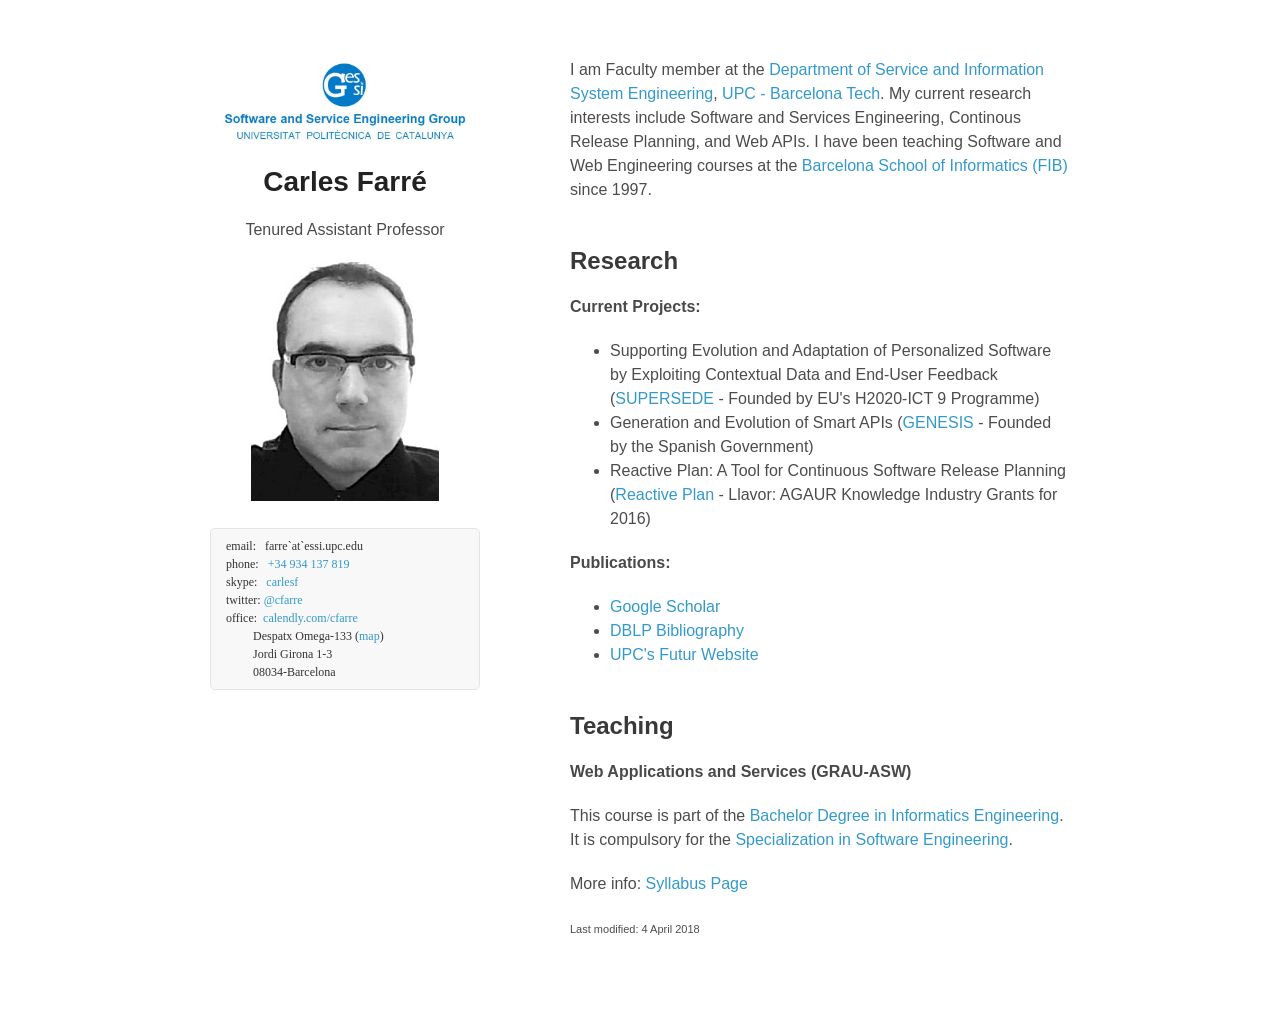
<file: index.html>
<!doctype html>
<html>
  <head>
    <meta charset="utf-8">
    <meta http-equiv="X-UA-Compatible" content="chrome=1">
    <title>Carles Farré by carlesf</title>

    <link rel="stylesheet" href="stylesheets/styles.css">
    <link rel="stylesheet" href="stylesheets/github-light.css">
    <meta name="viewport" content="width=device-width, initial-scale=1, user-scalable=no">
    <!--[if lt IE 9]>
    <script src="//html5shiv.googlecode.com/svn/trunk/html5.js"></script>
    <![endif]-->
  </head>
  <body>
    <div class="wrapper">
      <header style="text-align:center;">
        <a href="http://www.essi.upc.edu/~gessi/"><img src="images/gessi-logo.jpg" alt="GESSI Group"s tyle="width:100%;"></a>
        <h1 style="padding-top:15px;">Carles Farré</h1>
        <p>Tenured Assistant Professor</p>
        <img src="images/cf2.jpg" alt="Me"><p>
      <pre style="text-align:left;">email:   farre`at`essi.upc.edu
phone:   <a href="tel:+34934137819">+34 934 137 819 </a>
skype:   <a href="skype:carlesf?call">carlesf</a>
twitter: <a href="https://twitter.com/cfarre">@cfarre</a>
office:  <a href="https://calendly.com/cfarre">calendly.com/cfarre</a>
         Despatx Omega-133 (<a href=
				"http://maps.google.com/maps/ms?ie=UTF8&amp;hl=en&amp;msa=0&amp;msid=118446664410541882953.00000112d8265e1d7f8ae&amp;t=h&amp;z=19">map</a>)
         Jordi Girona 1-3
         08034-Barcelona
</pre>
</header>
<section>
  <p>I am Faculty member at the <a href="http://www.essi.upc.edu/">Department of Service and Information System Engineering</a>,
  <a href="http://www.upc.edu/">UPC - Barcelona Tech</a>.
  My current research interests include Software and Services Engineering, Continous Release Planning, and Web APIs.
  I have been teaching Software and Web Engineering courses at the <a href="http://www.fib.upc.edu/fib.html">Barcelona School of Informatics (FIB)</a> since 1997.</p>
<h2><br
  <a id="research" class="anchor" href="#research" aria-hidden="true"><span class="octicon octicon-link"></span></a>Research</h2>
<h4>
<a id="current-projects" class="anchor" href="#current-projects" aria-hidden="true"><span class="octicon octicon-link"></span></a>Current Projects:</h4>
<ul>
<li>Supporting Evolution and Adaptation of Personalized Software by Exploiting Contextual Data and End-User Feedback (<a href="https://www.supersede.eu/">SUPERSEDE</a> - Founded by EU's H2020-ICT 9 Programme)</li>
<li>Generation and Evolution of Smart APIs (<a href="https://genesis.upc.edu/en">GENESIS</a> - Founded by the Spanish Government)</li>
<li>Reactive Plan: A Tool for Continuous Software Release Planning (<a href="https://gessi.upc.edu/en/projects/project-pages/reactive-plan">Reactive Plan</a> - Llavor: AGAUR Knowledge Industry Grants for 2016)</li>
</ul>
<h4>
<a id="publications" class="anchor" href="#publications" aria-hidden="true"><span class="octicon octicon-link"></span></a>Publications:</h4>
<ul>
<li><a href="http://scholar.google.com/citations?user=_XJMeP0AAAAJ&amp;hl=en">Google Scholar</a></li>
<li><a href="http://www.informatik.uni-trier.de/%7Eley/db/indices/a-tree/f/Farr=eacute=:Carles.html">DBLP Bibliography</a></li>
<li><a href="http://futur.upc.edu/1002901">UPC's Futur Website</a></li>
</ul>

<h2><br>
<a id="teaching" class="anchor" href="#teaching" aria-hidden="true"><span class="octicon octicon-link"></span></a>Teaching</h2>

<h4>
<a id="web-applications-and-services-grau-asw" class="anchor" href="#web-applications-and-services-grau-asw" aria-hidden="true"><span class="octicon octicon-link"></span></a>Web Applications and Services (GRAU-ASW)</h4>

<p>This course is part of the <a href="http://www.fib.upc.edu/en/estudiar-enginyeria-informatica/enginyeries-pla-2003/EI.html">Bachelor Degree in Informatics Engineering</a>. It is compulsory for the <a href="http://www.fib.upc.edu/en/estudiar-enginyeria-informatica/especialitats-grau/enginyeria-del-software.html">Specialization in Software Engineering</a>.</p>

<p>More info: <a href="http://www.fib.upc.edu/en/estudiar-enginyeria-informatica/assignatures/ASW.html">Syllabus Page</a></p>

<p/>
<p><small>Last modified: 4 April 2018</small></p>
</section>
</div>
<script>
  (function(i,s,o,g,r,a,m){i['GoogleAnalyticsObject']=r;i[r]=i[r]||function(){
  (i[r].q=i[r].q||[]).push(arguments)},i[r].l=1*new Date();a=s.createElement(o),
  m=s.getElementsByTagName(o)[0];a.async=1;a.src=g;m.parentNode.insertBefore(a,m)
  })(window,document,'script','https://www.google-analytics.com/analytics.js','ga');

  ga('create', 'UA-244586-2', 'auto');
  ga('send', 'pageview');
</script>
</body>
</html>
</file>
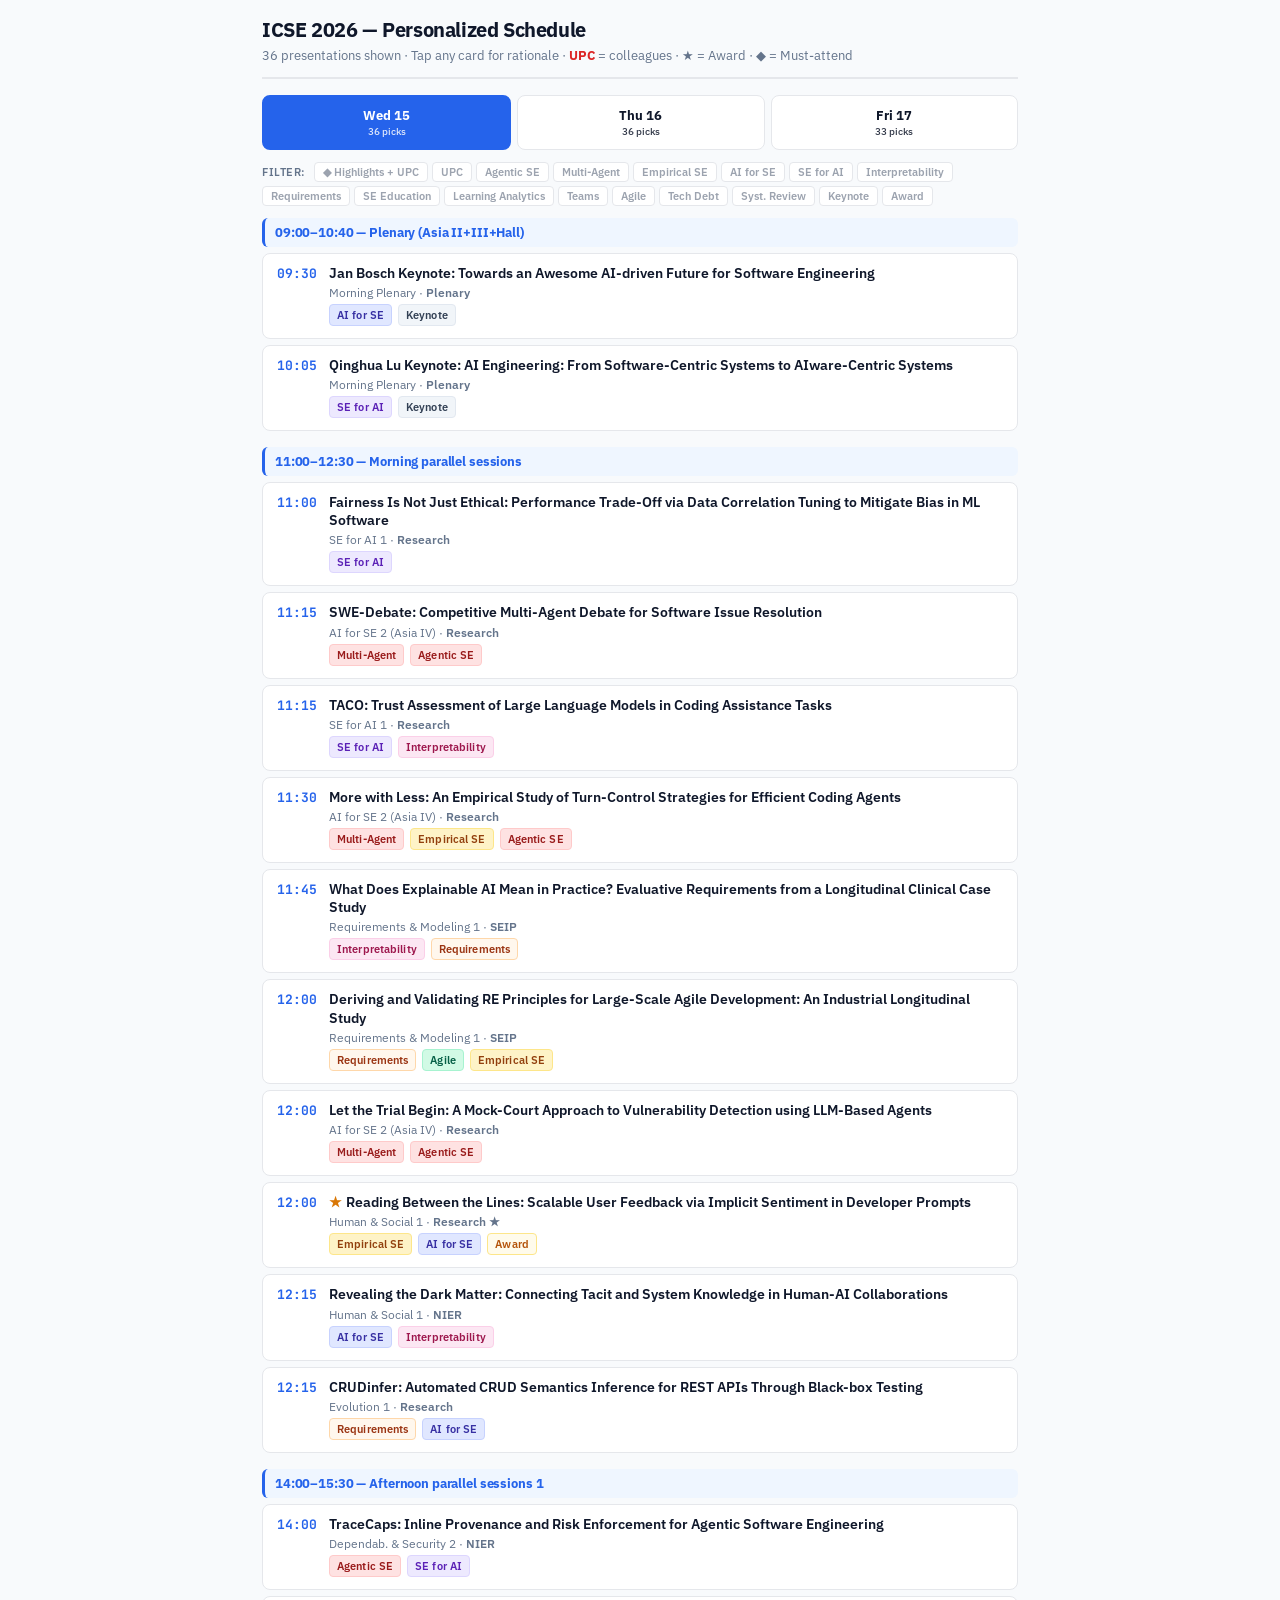
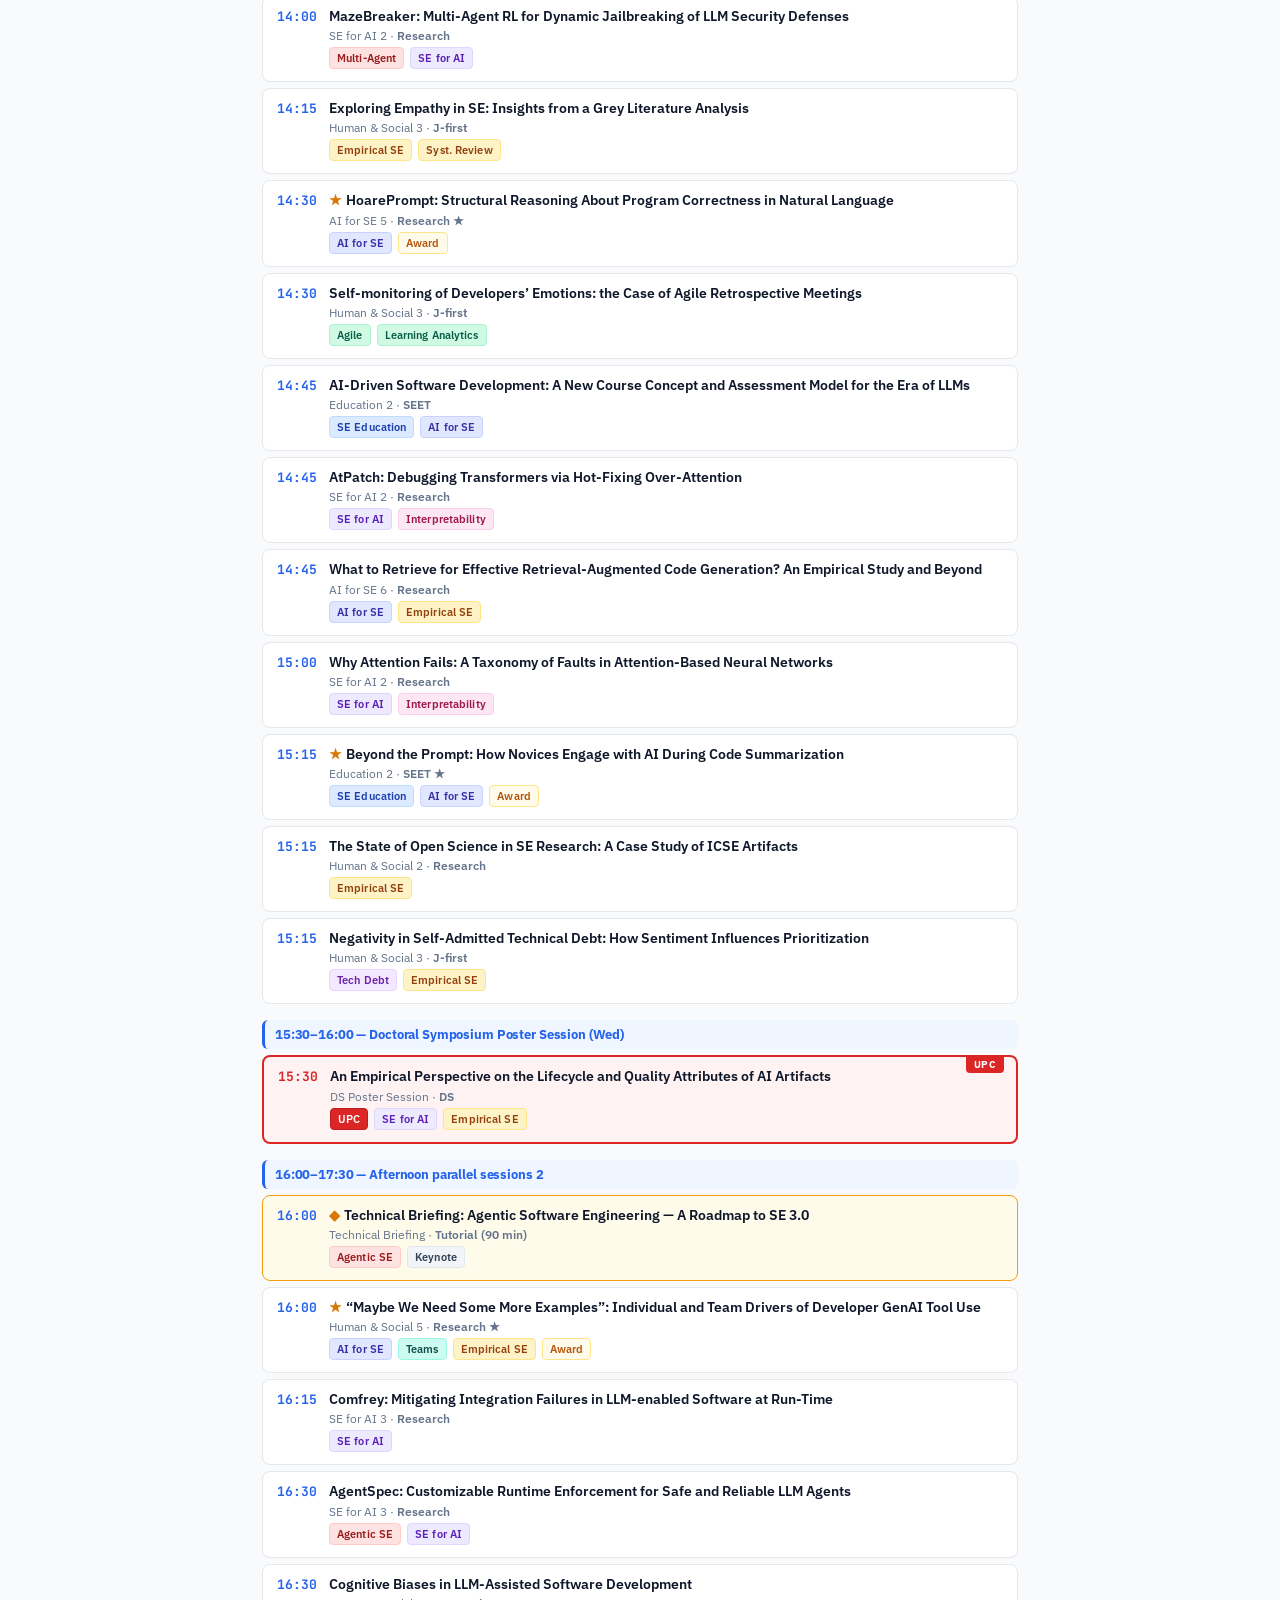
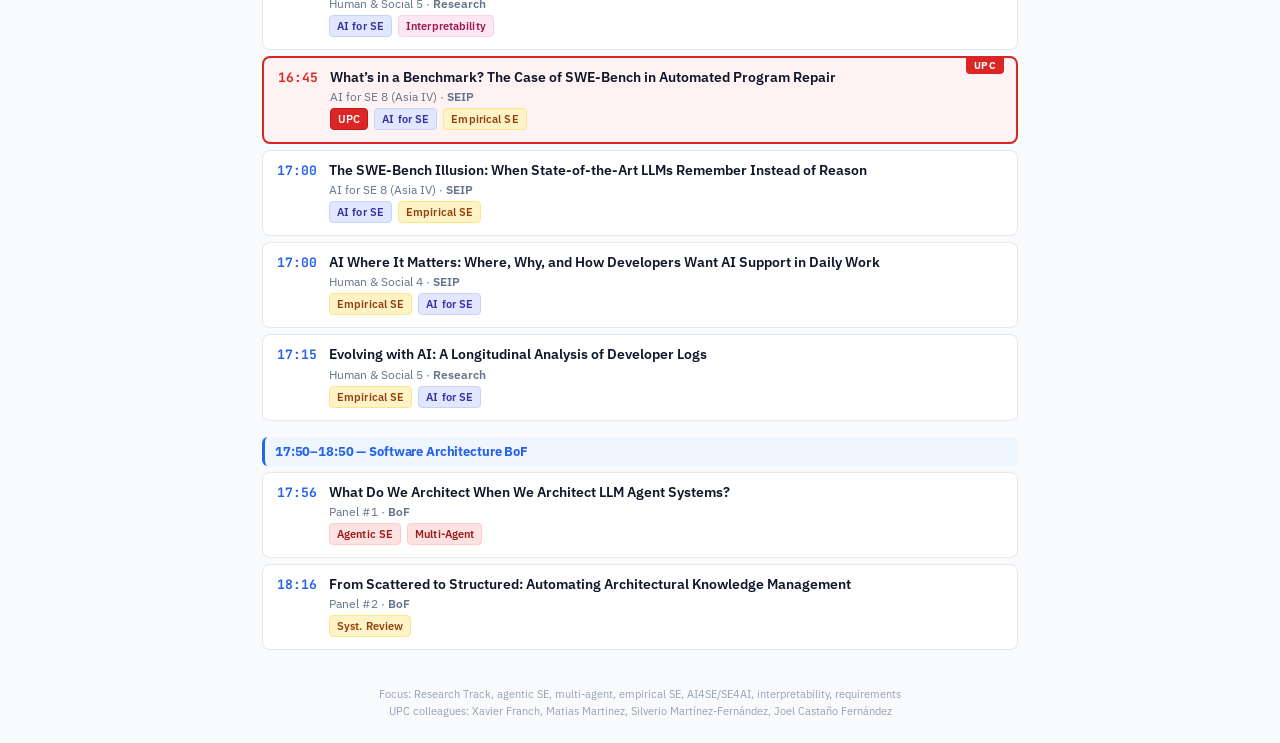
<file: icse.html>
<!DOCTYPE html>
<html lang="en">
<head>
<meta charset="UTF-8">
<meta name="viewport" content="width=device-width, initial-scale=1.0">
<title>ICSE 2026 — Personalized Schedule</title>
<link href="https://fonts.googleapis.com/css2?family=IBM+Plex+Sans:wght@400;500;600;700&family=JetBrains+Mono:wght@500;700&display=swap" rel="stylesheet">
<style>
:root {
  --bg: #F8FAFC; --card-bg: #FFFFFF; --border: #E5E7EB; --accent: #2563EB;
  --text-primary: #0F172A; --text-secondary: #64748B; --slot-bg: #EFF6FF; --rationale-bg: #F9FAFB;
}
@media (prefers-color-scheme: dark) {
  :root {
    --bg: #0F172A; --card-bg: #1E293B; --border: #334155; --accent: #60A5FA;
    --text-primary: #F1F5F9; --text-secondary: #94A3B8; --slot-bg: #1E293B; --rationale-bg: #1E293B;
  }
}
* { margin: 0; padding: 0; box-sizing: border-box; }
body { font-family: 'IBM Plex Sans', -apple-system, BlinkMacSystemFont, sans-serif; background: var(--bg); color: var(--text-primary); }
.container { max-width: 780px; margin: 0 auto; padding: 16px 12px; min-height: 100vh; }
.header { margin-bottom: 16px; padding-bottom: 12px; border-bottom: 2px solid var(--border); }
.header h1 { font-size: 20px; font-weight: 700; letter-spacing: -0.02em; }
.header p { font-size: 12.5px; color: var(--text-secondary); margin-top: 4px; line-height: 1.4; }
.day-tabs { display: flex; gap: 6px; margin-bottom: 12px; }
.day-tab { flex: 1; padding: 10px 8px; border-radius: 8px; font-weight: 700; font-size: 13px; cursor: pointer;
  border: 1.5px solid var(--border); background: var(--card-bg); color: var(--text-primary);
  font-family: inherit; transition: all 0.15s; text-align: center; }
.day-tab.active { border: 2px solid var(--accent); background: var(--accent); color: white; }
.day-tab .sub { font-size: 10px; font-weight: 500; opacity: 0.85; margin-top: 1px; }
.filters { display: flex; flex-wrap: wrap; gap: 4px; align-items: center; margin-bottom: 12px; }
.filter-label { font-size: 11px; font-weight: 600; color: var(--text-secondary); margin-right: 4px; text-transform: uppercase; letter-spacing: 0.05em; }
.filter-btn { padding: 2px 8px; border-radius: 4px; font-size: 11px; font-weight: 600; cursor: pointer;
  border: 1px solid #E5E7EB; background: white; color: #9CA3AF; font-family: inherit; transition: all 0.12s; }
.filter-btn.active-highlight { border: 1.5px solid #D97706; background: #FFFBEB; color: #B45309; }
.filter-btn.active-clear { border: 1px solid #FCA5A5; background: #FEF2F2; color: #DC2626; }
.slot-header { font-size: 13px; font-weight: 700; color: var(--accent); padding: 6px 10px; background: var(--slot-bg);
  border-radius: 6px; margin-bottom: 6px; letter-spacing: -0.01em; border-left: 3px solid var(--accent); }
.slot-group { margin-bottom: 16px; }
.pick-card { padding: 10px 14px; margin-bottom: 6px; border-radius: 8px; background: var(--card-bg);
  border: 1px solid var(--border); cursor: pointer; transition: all 0.15s; position: relative; }
.pick-card:hover { box-shadow: 0 1px 4px rgba(0,0,0,0.06); }
.pick-card.upc { background: #FEF2F2; border: 2px solid #DC2626; }
.pick-card.highlight { background: #FFFBEB; border: 1.5px solid #F59E0B; }
.pick-card.upc.highlight { background: #FEF2F2; border: 2px solid #DC2626; }
.upc-badge { position: absolute; top: 0; right: 12px; background: #DC2626; color: white; font-size: 10px;
  font-weight: 800; padding: 1px 8px 2px; border-radius: 0 0 4px 4px; letter-spacing: 0.05em; }
.pick-row { display: flex; gap: 10px; align-items: flex-start; }
.pick-time { font-family: 'JetBrains Mono', 'SF Mono', 'Fira Code', monospace; font-size: 13px; font-weight: 700;
  color: var(--accent); min-width: 42px; padding-top: 1px; }
.pick-card.upc .pick-time { color: #DC2626; }
.pick-body { flex: 1; min-width: 0; }
.pick-title { font-size: 13.5px; font-weight: 600; color: var(--text-primary); line-height: 1.35; margin-bottom: 3px; }
.pick-meta { font-size: 11.5px; color: var(--text-secondary); margin-bottom: 4px; }
.pick-meta strong { font-weight: 600; }
.tags { display: flex; flex-wrap: wrap; gap: 2px; }
.tag { display: inline-block; padding: 1px 7px; border-radius: 4px; font-size: 11px; font-weight: 600;
  margin-right: 4px; margin-bottom: 2px; line-height: 18px; letter-spacing: 0.01em; }
.rationale { margin-top: 8px; padding: 8px 10px; background: var(--rationale-bg); border-radius: 6px;
  font-size: 12.5px; color: var(--text-secondary); line-height: 1.5; border-left: 3px solid var(--accent); display: none; }
.pick-card.upc .rationale { background: #FFF5F5; border-left-color: #DC2626; }
.rationale.open { display: block; }
.award-star { color: #D97706; margin-right: 4px; }
.must-diamond { color: #D97706; margin-right: 4px; }
.empty-msg { text-align: center; padding: 40px; color: var(--text-secondary); font-size: 14px; }
.footer { text-align: center; padding: 20px 0 8px; font-size: 11px; color: #94A3B8; line-height: 1.5; }
</style>
</head>
<body>
<div class="container" id="app"></div>
<script>
const SCHEDULE={"Wednesday":[{"slot":"09:00\u201310:40 \u2014 Plenary (Asia II+III+Hall)","picks":[{"time":"09:30","title":"Jan Bosch Keynote: Towards an Awesome AI-driven Future for Software Engineering","session":"Morning Plenary","track":"Plenary","why":"AI-driven SE future vision from a leading SE researcher","tags":["AI4SE","keynote"]},{"time":"10:05","title":"Qinghua Lu Keynote: AI Engineering: From Software-Centric Systems to AIware-Centric Systems","session":"Morning Plenary","track":"Plenary","why":"Core SE4AI topic: engineering AI-centric systems","tags":["SE4AI","keynote"]}]},{"slot":"11:00\u201312:30 \u2014 Morning parallel sessions","picks":[{"time":"11:00","title":"Fairness Is Not Just Ethical: Performance Trade-Off via Data Correlation Tuning to Mitigate Bias in ML Software","session":"SE for AI 1","track":"Research","why":"Fairness-performance trade-offs in ML \u2014 core SE4AI topic","tags":["SE4AI"]},{"time":"11:15","title":"SWE-Debate: Competitive Multi-Agent Debate for Software Issue Resolution","session":"AI for SE 2 (Asia IV)","track":"Research","why":"Multi-agent AI system for SE task resolution","tags":["multi-agent","agentic-SE"]},{"time":"11:15","title":"TACO: Trust Assessment of Large Language Models in Coding Assistance Tasks","session":"SE for AI 1","track":"Research","why":"LLM trust assessment \u2014 interpretability/trustworthiness","tags":["SE4AI","interpretability"]},{"time":"11:30","title":"More with Less: An Empirical Study of Turn-Control Strategies for Efficient Coding Agents","session":"AI for SE 2 (Asia IV)","track":"Research","why":"Empirical study of agent strategies \u2014 connects to HIVEMIND","tags":["multi-agent","empirical","agentic-SE"]},{"time":"11:45","title":"What Does Explainable AI Mean in Practice? Evaluative Requirements from a Longitudinal Clinical Case Study","session":"Requirements & Modeling 1","track":"SEIP","why":"XAI requirements from practice \u2014 interpretability + requirements","tags":["interpretability","requirements"]},{"time":"12:00","title":"Deriving and Validating RE Principles for Large-Scale Agile Development: An Industrial Longitudinal Study","session":"Requirements & Modeling 1","track":"SEIP","why":"RE principles for large-scale agile \u2014 empirical industrial study","tags":["requirements","agile","empirical"]},{"time":"12:00","title":"Let the Trial Begin: A Mock-Court Approach to Vulnerability Detection using LLM-Based Agents","session":"AI for SE 2 (Asia IV)","track":"Research","why":"Multi-agent LLM approach (mock-court) \u2014 creative agent architecture","tags":["multi-agent","agentic-SE"]},{"time":"12:00","title":"Reading Between the Lines: Scalable User Feedback via Implicit Sentiment in Developer Prompts","session":"Human & Social 1","track":"Research \u2605","why":"Award winner \u2014 implicit feedback analysis at scale","tags":["empirical","AI4SE","award"]},{"time":"12:15","title":"Revealing the Dark Matter: Connecting Tacit and System Knowledge in Human-AI Collaborations","session":"Human & Social 1","track":"NIER","why":"Human-AI collaboration knowledge \u2014 AI interpretability angle","tags":["AI4SE","interpretability"]},{"time":"12:15","title":"CRUDinfer: Automated CRUD Semantics Inference for REST APIs Through Black-box Testing","session":"Evolution 1","track":"Research","why":"REST API semantics inference \u2014 connects to API/web services research","tags":["requirements","AI4SE"]}]},{"slot":"14:00\u201315:30 \u2014 Afternoon parallel sessions 1","picks":[{"time":"14:00","title":"TraceCaps: Inline Provenance and Risk Enforcement for Agentic Software Engineering","session":"Dependab. & Security 2","track":"NIER","why":"Agentic SE provenance and risk enforcement \u2014 agent safety","tags":["agentic-SE","SE4AI"]},{"time":"14:00","title":"MazeBreaker: Multi-Agent RL for Dynamic Jailbreaking of LLM Security Defenses","session":"SE for AI 2","track":"Research","why":"Multi-agent RL approach for LLM security testing","tags":["multi-agent","SE4AI"]},{"time":"14:15","title":"Exploring Empathy in SE: Insights from a Grey Literature Analysis","session":"Human & Social 3","track":"J-first","why":"Grey/multivocal literature review methodology \u2014 relevant to SMS-MLR paper","tags":["empirical","SLR"]},{"time":"14:30","title":"HoarePrompt: Structural Reasoning About Program Correctness in Natural Language","session":"AI for SE 5","track":"Research \u2605","why":"Award winner \u2014 program correctness reasoning in natural language","tags":["AI4SE","award"]},{"time":"14:30","title":"Self-monitoring of Developers\u2019 Emotions: the Case of Agile Retrospective Meetings","session":"Human & Social 3","track":"J-first","why":"Agile retrospectives, developer self-monitoring \u2014 connects to LD","tags":["agile","learning-analytics"]},{"time":"14:45","title":"AI-Driven Software Development: A New Course Concept and Assessment Model for the Era of LLMs","session":"Education 2","track":"SEET","why":"AI-era SE course design and assessment \u2014 relevant to ASW","tags":["education","AI4SE"]},{"time":"14:45","title":"AtPatch: Debugging Transformers via Hot-Fixing Over-Attention","session":"SE for AI 2","track":"Research","why":"Debugging/interpretability of transformer attention mechanisms","tags":["SE4AI","interpretability"]},{"time":"14:45","title":"What to Retrieve for Effective Retrieval-Augmented Code Generation? An Empirical Study and Beyond","session":"AI for SE 6","track":"Research","why":"RAG for code generation \u2014 empirical study","tags":["AI4SE","empirical"]},{"time":"15:00","title":"Why Attention Fails: A Taxonomy of Faults in Attention-Based Neural Networks","session":"SE for AI 2","track":"Research","why":"Taxonomy of attention mechanism failures \u2014 SE4AI quality","tags":["SE4AI","interpretability"]},{"time":"15:15","title":"Beyond the Prompt: How Novices Engage with AI During Code Summarization","session":"Education 2","track":"SEET \u2605","why":"Award winner \u2014 AI engagement by novice programmers","tags":["education","AI4SE","award"]},{"time":"15:15","title":"The State of Open Science in SE Research: A Case Study of ICSE Artifacts","session":"Human & Social 2","track":"Research","why":"Meta-research on SE open science practices at ICSE","tags":["empirical"]},{"time":"15:15","title":"Negativity in Self-Admitted Technical Debt: How Sentiment Influences Prioritization","session":"Human & Social 3","track":"J-first","why":"Technical debt prioritization via sentiment","tags":["tech-debt","empirical"]}]},{"slot":"15:30\u201316:00 \u2014 Doctoral Symposium Poster Session (Wed)","picks":[{"time":"15:30","title":"An Empirical Perspective on the Lifecycle and Quality Attributes of AI Artifacts","session":"DS Poster Session","track":"DS","why":"Joel Casta\u00f1o Fern\u00e1ndez (UPC) \u2014 AI artifact lifecycle research","tags":["UPC","SE4AI","empirical"],"upc":true}]},{"slot":"16:00\u201317:30 \u2014 Afternoon parallel sessions 2","picks":[{"time":"16:00","title":"Technical Briefing: Agentic Software Engineering \u2014 A Roadmap to SE 3.0","session":"Technical Briefing","track":"Tutorial (90 min)","why":"Full briefing on the agentic SE landscape and roadmap","tags":["agentic-SE","keynote"],"highlight":true},{"time":"16:00","title":"\u201cMaybe We Need Some More Examples\u201d: Individual and Team Drivers of Developer GenAI Tool Use","session":"Human & Social 5","track":"Research \u2605","why":"Award winner \u2014 GenAI adoption drivers in teams","tags":["AI4SE","teams","empirical","award"]},{"time":"16:15","title":"Comfrey: Mitigating Integration Failures in LLM-enabled Software at Run-Time","session":"SE for AI 3","track":"Research","why":"Runtime failure mitigation for LLM-integrated systems","tags":["SE4AI"]},{"time":"16:30","title":"AgentSpec: Customizable Runtime Enforcement for Safe and Reliable LLM Agents","session":"SE for AI 3","track":"Research","why":"Agent safety specification and runtime enforcement","tags":["agentic-SE","SE4AI"]},{"time":"16:30","title":"Cognitive Biases in LLM-Assisted Software Development","session":"Human & Social 5","track":"Research","why":"Cognitive biases when working with LLMs","tags":["AI4SE","interpretability"]},{"time":"16:45","title":"What\u2019s in a Benchmark? The Case of SWE-Bench in Automated Program Repair","session":"AI for SE 8 (Asia IV)","track":"SEIP","why":"Matias Martinez & Xavier Franch (UPC) \u2014 SWE-Bench critique for APR","tags":["UPC","AI4SE","empirical"],"upc":true,"highlight":true},{"time":"17:00","title":"The SWE-Bench Illusion: When State-of-the-Art LLMs Remember Instead of Reason","session":"AI for SE 8 (Asia IV)","track":"SEIP","why":"Critical analysis of LLM benchmarking \u2014 follows UPC paper","tags":["AI4SE","empirical"]},{"time":"17:00","title":"AI Where It Matters: Where, Why, and How Developers Want AI Support in Daily Work","session":"Human & Social 4","track":"SEIP","why":"Empirical study of developer AI needs","tags":["empirical","AI4SE"]},{"time":"17:15","title":"Evolving with AI: A Longitudinal Analysis of Developer Logs","session":"Human & Social 5","track":"Research","why":"Longitudinal analysis of AI\u2019s impact on developers","tags":["empirical","AI4SE"]}]},{"slot":"17:50\u201318:50 \u2014 Software Architecture BoF","picks":[{"time":"17:56","title":"What Do We Architect When We Architect LLM Agent Systems?","session":"Panel #1","track":"BoF","why":"Architecture of LLM agent systems \u2014 multi-agent design","tags":["agentic-SE","multi-agent"]},{"time":"18:16","title":"From Scattered to Structured: Automating Architectural Knowledge Management","session":"Panel #2","track":"BoF","why":"Automated knowledge management","tags":["SLR"]}]}],"Thursday":[{"slot":"08:45\u201310:40 \u2014 Plenary","picks":[{"time":"09:30","title":"Laurie Williams Keynote: What We\u2019ve Learned By Actually Talking to Practitioners about Software Supply Chain Security","session":"Morning Plenary","track":"Plenary","why":"Empirical research with practitioners \u2014 methodological exemplar","tags":["empirical","keynote"]},{"time":"10:05","title":"Silvio Meira Keynote: Adaptive Interventionist Method (AIM) \u2014 Rethinking Research Methodologies for SE","session":"Morning Plenary","track":"Plenary","why":"Directly about SE research methodology","tags":["empirical","keynote"]}]},{"slot":"11:00\u201312:30 \u2014 Morning parallel sessions","picks":[{"time":"11:00","title":"How do Machine Learning Models Change?","session":"Evolution 2 (Oceania VIII)","track":"J-first","why":"Joel Casta\u00f1o Fern\u00e1ndez & Silverio Mart\u00ednez-Fern\u00e1ndez (UPC) \u2014 ML model evolution","tags":["UPC","SE4AI","empirical"],"upc":true,"highlight":true},{"time":"11:00","title":"LLM-based Agents for Automated Bug Fixing: How Far Are We?","session":"AI for SE 11 (Asia IV)","track":"Research","why":"Empirical evaluation of LLM agent capabilities for APR","tags":["agentic-SE","AI4SE","empirical"]},{"time":"11:15","title":"Depradar: Agentic Coordination for Context-Aware Defect Impact Analysis in DL Libraries","session":"AI for SE 11 (Asia IV)","track":"Research","why":"Agentic coordination for defect analysis \u2014 multi-agent SE4AI","tags":["agentic-SE","SE4AI"]},{"time":"11:15","title":"Context-Adaptive Requirements Defect Prediction through Human-LLM Collaboration","session":"Requirements & Modeling 2","track":"NIER","why":"Requirements defect prediction via human-LLM collaboration","tags":["requirements","AI4SE"]},{"time":"11:30","title":"Abstain and Validate: A Dual-LLM Policy for Reducing Noise in Agentic Program Repair","session":"AI for SE 11 (Asia IV)","track":"SEIP","why":"Dual-LLM agent policy for program repair \u2014 agent reliability","tags":["agentic-SE","AI4SE"]},{"time":"11:45","title":"Unlocking the Silent Needs: Business-Logic-Driven Iterative Requirements Auto-completion","session":"Requirements & Modeling 2","track":"Research","why":"Requirements automation driven by business logic","tags":["requirements"]},{"time":"12:00","title":"Intelligent Triage: Interpretable Incident Triage Workflow using LLM Extracted Reasoning","session":"AI for SE 11 (Asia IV)","track":"SEIP","why":"Interpretable LLM reasoning for incident triage","tags":["AI4SE","interpretability"]},{"time":"12:00","title":"LikeThis! Empowering App Users to Submit UI Improvement Suggestions Instead of Complaints","session":"Requirements & Modeling 2","track":"Research","why":"User feedback for requirements \u2014 practical RE tool","tags":["requirements"]},{"time":"12:15","title":"Technical Credit: Industry Views on Benefits and Barriers","session":"Evolution 2 (Oceania VIII)","track":"SEIP \u2605","why":"Award winner on technical debt/credit \u2014 industry perspective","tags":["tech-debt","empirical","award"]},{"time":"12:15","title":"Agentic Generation of Structured Clinical Specifications for Digital Healthcare","session":"Requirements & Modeling 2","track":"SEIS","why":"Agentic specification generation \u2014 agent-driven RE","tags":["agentic-SE","requirements"]}]},{"slot":"14:00\u201315:30 \u2014 Afternoon parallel sessions 1","picks":[{"time":"14:00","title":"Logging requirement for continuous auditing of responsible ML-based applications","session":"SE for AI 5","track":"J-first","why":"Audit requirements for responsible AI \u2014 requirements + SE4AI","tags":["SE4AI","requirements"]},{"time":"14:15","title":"Guiding principles for mixed methods research in SE","session":"Human & Social 8","track":"J-first","why":"Core empirical SE methodology \u2014 mixed methods guidelines","tags":["empirical"],"highlight":true},{"time":"14:15","title":"Model Cards for Responsible AI: Stop Carding, Start Modelling","session":"SE for AI 5","track":"NIER","why":"Rethinking AI model documentation \u2014 SE4AI practice","tags":["SE4AI"]},{"time":"14:30","title":"Redundancy as the Shadow of Explainability: A Trade-Off Principle for AI-Intensive Systems","session":"SE for AI 5","track":"NIER","why":"Explainability-redundancy trade-off \u2014 core interpretability question","tags":["interpretability","SE4AI"]},{"time":"14:45","title":"Views on Internal and External Validity in Empirical SE: 10 Years Later and Beyond","session":"Human & Social 8","track":"Research","why":"Core validity threats discussion \u2014 matches your reviewing approach","tags":["empirical"],"highlight":true},{"time":"14:45","title":"Breaking Single-Tester Limits: Multi-Agent LLMs for Multi-User Feature Testing","session":"Testing & Analysis 12","track":"Research","why":"Multi-agent approach to testing multi-user features","tags":["multi-agent","AI4SE"]},{"time":"15:00","title":"Exploring the black box: analysing explainable AI challenges through SE discussions","session":"SE for AI 5","track":"J-first","why":"XAI challenges from practitioner perspective","tags":["interpretability","SE4AI"]},{"time":"15:00","title":"Weak Programmers Need Not Apply, LLMs Welcome! Survey Screening in the AI Era","session":"Human & Social 8","track":"Research","why":"Methodological concern: AI impact on SE survey validity","tags":["empirical","AI4SE"]},{"time":"15:00","title":"Beyond Final Code: A Process-Oriented Error Analysis of Software Development Agents","session":"Analytics 3","track":"Research","why":"Process-level analysis of SE agent errors \u2014 agentic SE quality","tags":["agentic-SE","empirical"]},{"time":"15:15","title":"SAINT: Service-level Integration Test Generation with Program Analysis and LLM-based Agents","session":"AI for SE 14","track":"Research","why":"LLM agent for service-level integration testing","tags":["agentic-SE","AI4SE"]},{"time":"15:15","title":"Semantic-Enhanced Automatic Refinement of Architecture Recovery Results Using LLMs","session":"Architecture & Design 2","track":"Research","why":"LLM-enhanced architecture recovery","tags":["AI4SE"]}]},{"slot":"16:00\u201317:30 \u2014 Afternoon parallel sessions 2","picks":[{"time":"16:00","title":"RefAgent: A Multi-agent LLM-based Framework for Automatic Software Refactoring","session":"AI for SE 16 (Asia I)","track":"Research","why":"Multi-agent LLM framework for refactoring","tags":["multi-agent","agentic-SE"]},{"time":"16:00","title":"Are \u201cSolved Issues\u201d in SWE-bench Really Solved Correctly? An Empirical Study","session":"AI for SE 18 (Asia IV)","track":"Research","why":"Critique of SWE-bench correctness \u2014 follows Wed UPC paper","tags":["AI4SE","empirical"]},{"time":"16:00","title":"An Eye for AI: Eye-Tracking the Micro-Interruptions of GenAI Code Suggestions","session":"AI for SE 19","track":"Research \u2605","why":"Artifact award \u2014 eye-tracking study of AI code suggestions","tags":["AI4SE","empirical","award"]},{"time":"16:15","title":"MINES: Explainable Anomaly Detection through Web API Invariant Inference","session":"Evolution 3","track":"Research","why":"Explainable anomaly detection for web APIs","tags":["requirements","interpretability"]},{"time":"16:30","title":"ProofCoop: Collaborative Automated Formal Verification","session":"AI for SE 16 (Asia I)","track":"Research","why":"Collaborative/multi-agent formal verification","tags":["multi-agent","AI4SE"]},{"time":"16:45","title":"Unified Software Engineering Agent as AI Software Engineer","session":"AI for SE 16 (Asia I)","track":"Research","why":"Unified SE agent concept \u2014 agentic SE vision","tags":["agentic-SE"]},{"time":"16:45","title":"Specification and Detection of LLM Code Smells","session":"SE for AI 6","track":"NIER","why":"New quality concern: LLM code smells","tags":["SE4AI"]},{"time":"16:45","title":"Reflections on the Reproducibility of Commercial LLM Performance in Empirical SE Studies","session":"AI for SE 18 (Asia IV)","track":"Research","why":"Reproducibility concerns for LLM-based SE experiments","tags":["empirical","AI4SE"]},{"time":"16:45","title":"Once Upon a Team: Investigating Bias in LLM-Driven Team Composition and Task Allocation","session":"Human & Social 10","track":"SEIS","why":"LLM bias in team/task allocation \u2014 connects to HIVEMIND/TaskGenAgent","tags":["multi-agent","teams","SE4AI"],"highlight":true},{"time":"17:00","title":"A First Look at Model Supply Chain: From the Risk Perspective","session":"SE for AI 6","track":"Research","why":"ML model supply chain risk","tags":["SE4AI"]},{"time":"17:15","title":"MaCTG: Multi-Agent Collaborative Thought Graph for Automatic Programming","session":"AI for SE 16 (Asia I)","track":"Research","why":"Multi-agent collaboration via thought graphs","tags":["multi-agent","agentic-SE"]},{"time":"17:15","title":"Automating Requirements Formalization with LLMs","session":"AI for SE 19","track":"Research","why":"Requirements formalization with LLMs \u2014 RE + AI","tags":["requirements","AI4SE"]}]},{"slot":"17:45\u201318:30 \u2014 BoF Meeting","picks":[{"time":"17:45","title":"Guidelines for Empirical Studies in SE involving Large Language Models","session":"BoF Event","track":"BoF","why":"Directly relevant to empirical SE methodology with LLMs","tags":["empirical","AI4SE"],"highlight":true}]}],"Friday":[{"slot":"09:00\u201310:40 \u2014 Plenary","picks":[{"time":"09:30","title":"Alexander Serebrenik Keynote: Beyond chasing the medals \u2014 software development as an Olympic sport","session":"Morning Plenary","track":"Plenary","why":"Social/human aspects of SE from a prominent empirical researcher","tags":["empirical","keynote"]},{"time":"10:05","title":"Virgilio Almeida Keynote: Governing Software and Algorithms as Institutions","session":"Morning Plenary","track":"Plenary","why":"Software governance \u2014 SE in society perspective","tags":["keynote"]}]},{"slot":"11:00\u201312:30 \u2014 Morning parallel sessions","picks":[{"time":"11:00","title":"Empirical and Sustainability Aspects of SE Research in the Era of LLMs: A Reflection","session":"AI for SE 20","track":"NIER","why":"Meta-reflection on empirical SE methodology in the LLM era","tags":["empirical","AI4SE"]},{"time":"11:15","title":"LLM-based API Argument Completion with Knowledge-Augmented Prompts","session":"AI for SE 22 (Oceania VIII)","track":"Research","why":"API-related LLM tooling \u2014 connects to API/REST research","tags":["AI4SE","requirements"]},{"time":"11:30","title":"The Sustainability Face of Automated Program Repair Tools","session":"Testing & Analysis 17 (Oceania X)","track":"J-first","why":"Matias Martinez, Silverio Mart\u00ednez-Fern\u00e1ndez & Xavier Franch (UPC) \u2014 sustainability of APR","tags":["UPC","AI4SE","empirical"],"upc":true,"highlight":true},{"time":"11:30","title":"Distance-Guided Search in Program Synthesis with Imperfect LLM Solutions","session":"AI for SE 22 (Oceania VIII)","track":"Research","why":"Search-based approach to improve LLM program synthesis","tags":["AI4SE"]},{"time":"11:30","title":"Hey, ChatGPT, Look at My Work: Using Conversational AI in Requirements Engineering Education","session":"Education 7","track":"Research","why":"AI in RE education \u2014 intersection of two core interests","tags":["education","requirements","AI4SE"]},{"time":"11:45","title":"When AI Takes the Wheel: Security Analysis of Framework-Constrained Program Generation","session":"AI for SE 21","track":"Research","why":"Security analysis of constrained LLM code generation","tags":["AI4SE","SE4AI"]},{"time":"12:00","title":"A Causal Perspective on Measuring, Explaining and Mitigating Smells in LLM-Generated Code","session":"AI for SE 22 (Oceania VIII)","track":"Research","why":"Causal analysis of LLM code quality \u2014 interpretability","tags":["AI4SE","interpretability"]},{"time":"12:00","title":"Software Vulnerability Management in the Era of AI: An Industry Perspective","session":"AI for SE 21","track":"Research","why":"AI-era vulnerability management \u2014 industrial study","tags":["AI4SE","empirical"]},{"time":"12:15","title":"Teamwork in SE Education: Exploring Team Dynamics and Challenges Across Course Projects","session":"Education 7","track":"SEET","why":"Team dynamics in projects \u2014 relevant to PES/ASW and LD KPIs","tags":["education","teams","learning-analytics"]},{"time":"12:15","title":"A Comparison of Conversational Models and Humans in Answering Technical Questions","session":"AI for SE 22 (Oceania VIII)","track":"Research","why":"Empirical comparison of AI vs. humans","tags":["empirical","AI4SE"]},{"time":"12:15","title":"Towards Scalable and Interpretable Mobile App Risk Analysis via LLMs","session":"AI for SE 21","track":"Research","why":"Interpretable LLM-based analysis","tags":["AI4SE","interpretability"]}]},{"slot":"14:00\u201315:30 \u2014 Afternoon parallel sessions 1","picks":[{"time":"14:00","title":"Exploring Fine-Grained Bug Report Categorization with LLMs and Prompt Engineering","session":"AI for SE 24 (Oceania X)","track":"J-first","why":"LLM-based bug report classification","tags":["AI4SE","empirical"]},{"time":"14:15","title":"Mapping the Trust Terrain: LLMs in SE \u2014 Insights and Perspectives","session":"AI for SE 24 (Oceania X)","track":"J-first","why":"Trust in LLMs for SE \u2014 AI interpretability","tags":["AI4SE","interpretability"]},{"time":"14:15","title":"The Boundary-Spanning Assistant: Role and Usage Patterns of LLMs in Project-Based SE","session":"Education 8","track":"SEET","why":"LLM usage patterns in PBL \u2014 relevant to ASW/PES","tags":["education","AI4SE"],"highlight":true},{"time":"14:30","title":"On-the-Fly Input Adaptation for Reliable Code Intelligence","session":"AI for SE 24 (Oceania X)","track":"NIER","why":"Runtime adaptation for reliable AI code tools","tags":["AI4SE","SE4AI"]},{"time":"14:45","title":"Replacing Training with Reasoning: Reinterpreting Classic ML Pipelines with LLMs","session":"AI for SE 25","track":"NIER","why":"Novel SE4AI perspective \u2014 LLM reasoning vs. ML training","tags":["SE4AI"]},{"time":"14:45","title":"Imitation Game: Reproducing Deep Learning Bugs Leveraging an Intelligent Agent","session":"SE for AI 7","track":"Research","why":"Intelligent agent for DL bug reproduction","tags":["agentic-SE","SE4AI"]},{"time":"15:00","title":"Enabling Global, Human-Centered Explanations for LLMs: Interpretable Code and Test Generation","session":"AI for SE 24 (Oceania X)","track":"Research","why":"LLM interpretability \u2014 human-centered explanations","tags":["interpretability","AI4SE"],"highlight":true},{"time":"15:00","title":"On the Robustness of Fairness Practices: A Causal Framework for Systematic Evaluation","session":"Testing & Analysis 19","track":"Research","why":"Causal framework for fairness evaluation","tags":["SE4AI","empirical"]},{"time":"15:15","title":"Aligning Requirement for LLMs\u2019 Code Generation","session":"SE for AI 7","track":"Research","why":"Requirements alignment for LLM code generation","tags":["requirements","SE4AI"]},{"time":"15:15","title":"When to Answer and When to Defer: A Decision Framework for Reliable Code Predictions","session":"AI for SE 24 (Oceania X)","track":"NIER","why":"Reliability framework for AI predictions","tags":["AI4SE","interpretability"]}]},{"slot":"16:00\u201317:30 \u2014 Afternoon parallel sessions 2","picks":[{"time":"16:00","title":"Technical Briefing: Vibe Engineering \u2014 Software Engineering for Software Makers","session":"Technical Briefing","track":"Tutorial (90 min)","why":"Emerging SE paradigm \u2014 future of SE education and practice","tags":["agentic-SE","education"]},{"time":"16:00","title":"TaskEval: Synthesised Evaluation for Foundation-Model Tasks","session":"SE for AI 8","track":"NIER","why":"Evaluation methodology for foundation model tasks","tags":["SE4AI"]},{"time":"16:15","title":"SpecOps: A Fully Automated AI Agent Testing Framework in Real-World GUI Environments","session":"SE for AI 8","track":"Research","why":"Agent testing framework \u2014 agentic SE quality assurance","tags":["agentic-SE","SE4AI"]},{"time":"16:30","title":"Revisiting Neuron Coverage for DNN Testing: A Critical Review","session":"SE for AI 8","track":"Research","why":"Critical review of DNN testing metrics","tags":["SE4AI","empirical"]},{"time":"16:45","title":"SEAlign: Alignment Training for Software Engineering Agent","session":"AI for SE 27","track":"Research \u2605","why":"Award winner \u2014 agent alignment for SE","tags":["agentic-SE","award"],"highlight":true},{"time":"16:45","title":"VADA: A Multicultural Benchmark for Value-Aware Data Generation and Alignment Evaluation in LLMs","session":"SE for AI 8","track":"Research","why":"Value alignment in LLMs","tags":["SE4AI","interpretability"]},{"time":"17:00","title":"Atomizer: An LLM-based Collaborative Multi-Agent Framework for Commit Untangling","session":"AI for SE 27","track":"Research","why":"Multi-agent collaborative framework","tags":["multi-agent","agentic-SE"]},{"time":"17:00","title":"Evaluating the effectiveness of LLM-based interoperability","session":"SE for AI 8","track":"Research","why":"LLM interoperability evaluation","tags":["SE4AI","empirical"]},{"time":"17:15","title":"Enhancing Issue Localization Agent with Tool-Interactive Training","session":"AI for SE 27","track":"Research","why":"Agent with tool-use training","tags":["agentic-SE","AI4SE"]},{"time":"17:15","title":"Beyond Correctness: Exposing LLM-generated Logical Flaws via Multi-step Automated Theorem Proving","session":"SE for AI 8","track":"Research","why":"Detecting logical flaws in LLM outputs","tags":["SE4AI","interpretability"]}]}]};

const TAG_COLORS={"agentic-SE":{bg:"#FEE2E2",text:"#991B1B",border:"#FECACA"},"multi-agent":{bg:"#FEE2E2",text:"#991B1B",border:"#FECACA"},"education":{bg:"#DBEAFE",text:"#1E40AF",border:"#BFDBFE"},"empirical":{bg:"#FEF3C7",text:"#92400E",border:"#FDE68A"},"AI4SE":{bg:"#E0E7FF",text:"#3730A3",border:"#C7D2FE"},"SE4AI":{bg:"#EDE9FE",text:"#5B21B6",border:"#DDD6FE"},"learning-analytics":{bg:"#D1FAE5",text:"#065F46",border:"#A7F3D0"},"interpretability":{bg:"#FCE7F3",text:"#9D174D",border:"#FBCFE8"},"requirements":{bg:"#FFF7ED",text:"#9A3412",border:"#FED7AA"},"SLR":{bg:"#FEF3C7",text:"#92400E",border:"#FDE68A"},"agile":{bg:"#D1FAE5",text:"#065F46",border:"#A7F3D0"},"teams":{bg:"#CCFBF1",text:"#134E4A",border:"#99F6E4"},"tech-debt":{bg:"#F3E8FF",text:"#6B21A8",border:"#E9D5FF"},"keynote":{bg:"#F1F5F9",text:"#334155",border:"#E2E8F0"},"award":{bg:"#FFFBEB",text:"#B45309",border:"#FDE68A"},"UPC":{bg:"#DC2626",text:"#FFFFFF",border:"#B91C1C"}};
const TAG_LABELS={"agentic-SE":"Agentic SE","multi-agent":"Multi-Agent","education":"SE Education","empirical":"Empirical SE","AI4SE":"AI for SE","SE4AI":"SE for AI","learning-analytics":"Learning Analytics","interpretability":"Interpretability","requirements":"Requirements","SLR":"Syst. Review","agile":"Agile","teams":"Teams","tech-debt":"Tech Debt","keynote":"Keynote","award":"Award","UPC":"UPC"};
const ALL_TAGS=["UPC","agentic-SE","multi-agent","empirical","AI4SE","SE4AI","interpretability","requirements","education","learning-analytics","teams","agile","tech-debt","SLR","keynote","award"];

let state = { activeDay: "Wednesday", activeTags: new Set(), showHighlightsOnly: false };

function makeTag(tag) {
  const c = TAG_COLORS[tag] || {bg:"#F3F4F6",text:"#374151",border:"#E5E7EB"};
  return `<span class="tag" style="background:${c.bg};color:${c.text};border:1px solid ${c.border}">${TAG_LABELS[tag]||tag}</span>`;
}

function render() {
  const dayData = SCHEDULE[state.activeDay] || [];
  const filtered = dayData.map(slot => ({
    ...slot,
    picks: slot.picks.filter(p => {
      if (state.showHighlightsOnly && !p.highlight && !p.upc) return false;
      if (state.activeTags.size === 0) return true;
      return p.tags.some(t => state.activeTags.has(t));
    })
  })).filter(s => s.picks.length > 0);

  const totalPicks = filtered.reduce((s,sl) => s + sl.picks.length, 0);
  const days = ["Wednesday","Thursday","Friday"];
  const dayLabels = {Wednesday:"Wed 15",Thursday:"Thu 16",Friday:"Fri 17"};

  let html = `<div class="header">
    <h1>ICSE 2026 — Personalized Schedule</h1>
    <p>${totalPicks} presentations shown · Tap any card for rationale · <span style="color:#DC2626;font-weight:700">UPC</span> = colleagues · ★ = Award · ◆ = Must-attend</p>
  </div>`;

  html += `<div class="day-tabs">`;
  for (const d of days) {
    const cnt = SCHEDULE[d].reduce((s,sl) => s + sl.picks.length, 0);
    const cls = d === state.activeDay ? "day-tab active" : "day-tab";
    html += `<button class="${cls}" onclick="setDay('${d}')">${dayLabels[d]}<div class="sub">${cnt} picks</div></button>`;
  }
  html += `</div>`;

  html += `<div class="filters"><span class="filter-label">Filter:</span>`;
  const hlCls = state.showHighlightsOnly ? "filter-btn active-highlight" : "filter-btn";
  html += `<button class="${hlCls}" onclick="toggleHighlights()">◆ Highlights + UPC</button>`;
  for (const tag of ALL_TAGS) {
    const active = state.activeTags.has(tag);
    const c = TAG_COLORS[tag];
    const style = active ? `border:1.5px solid ${c.border};background:${c.bg};color:${c.text}` : "";
    html += `<button class="filter-btn" style="${style}" onclick="toggleTag('${tag}')">${TAG_LABELS[tag]}</button>`;
  }
  if (state.activeTags.size > 0 || state.showHighlightsOnly) {
    html += `<button class="filter-btn active-clear" onclick="clearFilters()">✕ Clear</button>`;
  }
  html += `</div>`;

  if (filtered.length === 0) {
    html += `<div class="empty-msg">No presentations match the current filters</div>`;
  }
  for (const slot of filtered) {
    html += `<div class="slot-group"><div class="slot-header">${slot.slot}</div>`;
    for (let j = 0; j < slot.picks.length; j++) {
      const p = slot.picks[j];
      const isUPC = p.upc;
      const isHL = p.highlight && !isUPC;
      let cardCls = "pick-card";
      if (isUPC) cardCls += " upc";
      else if (p.highlight) cardCls += " highlight";
      const id = `pick-${state.activeDay}-${j}-${p.time.replace(':','')}`;

      let prefix = "";
      if (p.tags.includes("award")) prefix += '<span class="award-star">★</span>';
      if (isHL) prefix += '<span class="must-diamond">◆</span>';

      html += `<div class="${cardCls}" onclick="toggleRationale('${id}')">`;
      if (isUPC) html += `<div class="upc-badge">UPC</div>`;
      html += `<div class="pick-row">
        <span class="pick-time">${p.time}</span>
        <div class="pick-body">
          <div class="pick-title" ${isUPC?'style="padding-right:32px"':''}>${prefix}${p.title}</div>
          <div class="pick-meta">${p.session} · <strong>${p.track}</strong></div>
          <div class="tags">${p.tags.map(makeTag).join('')}</div>
          <div class="rationale" id="${id}"><strong>Why attend:</strong> ${p.why}</div>
        </div>
      </div></div>`;
    }
    html += `</div>`;
  }

  html += `<div class="footer">Focus: Research Track, agentic SE, multi-agent, empirical SE, AI4SE/SE4AI, interpretability, requirements<br>UPC colleagues: Xavier Franch, Matias Martinez, Silverio Martínez-Fernández, Joel Castaño Fernández</div>`;

  document.getElementById('app').innerHTML = html;
}

function setDay(d) { state.activeDay = d; render(); }
function toggleTag(t) { if (state.activeTags.has(t)) state.activeTags.delete(t); else state.activeTags.add(t); render(); }
function toggleHighlights() { state.showHighlightsOnly = !state.showHighlightsOnly; render(); }
function clearFilters() { state.activeTags.clear(); state.showHighlightsOnly = false; render(); }
function toggleRationale(id) { const el = document.getElementById(id); if (el) el.classList.toggle('open'); }

render();
</script>
</body>
</html>
</file>
<file: stylesheets/styles.css>
@import url(https://fonts.googleapis.com/css?family=Lato:300italic,700italic,300,700);

body {
  padding:50px;
  font: 16px/1.5 Lat, "Helvetica Neue", Helvetica, Arial, sans-serif;
  color: #4D4C4C;
  font-weight:300;
}

h1, h2, h3, h4, h5, h6 {
  color:#222;
  margin:0 0 20px;
}

p, ul, ol, table, pre, dl {
  margin:0 0 20px;
}

h1, h2, h3 {
  line-height:1.1;
}

h1 {
  font-size:28px;
}

h2 {
  color:#393939;
}

h3, h4, h5, h6 {
  color:#494949;
}

a {
  color:#39c;
  font-weight:400;
  text-decoration:none;
}

a small {
  font-size:11px;
  color:#777;
  margin-top:-0.6em;
  display:block;
}

.wrapper {
  width:860px;
  margin:0 auto;
}

blockquote {
  border-left:1px solid #e5e5e5;
  margin:0;
  padding:0 0 0 20px;
  font-style:italic;
}

code, pre {
  font-family:Monaco, Bitstream Vera Sans Mono, Lucida Console, Terminal;
  color:#333;
  font-size:12px;
}

pre {
  padding:8px 15px;
  background: #f8f8f8;  
  border-radius:5px;
  border:1px solid #e5e5e5;
  overflow-x: auto;
}

table {
  width:100%;
  border-collapse:collapse;
}

th, td {
  text-align:left;
  padding:5px 10px;
  border-bottom:1px solid #e5e5e5;
}

dt {
  color:#444;
  font-weight:700;
}

th {
  color:#444;
}

img {
  max-width:100%;
}

header {
  width:270px;
  float:left;
  position:fixed;
}

header ul {
  list-style:none;
  height:40px;
  
  padding:0;
  
  background: #eee;
  background: -moz-linear-gradient(top, #f8f8f8 0%, #dddddd 100%);
  background: -webkit-gradient(linear, left top, left bottom, color-stop(0%,#f8f8f8), color-stop(100%,#dddddd));
  background: -webkit-linear-gradient(top, #f8f8f8 0%,#dddddd 100%);
  background: -o-linear-gradient(top, #f8f8f8 0%,#dddddd 100%);
  background: -ms-linear-gradient(top, #f8f8f8 0%,#dddddd 100%);
  background: linear-gradient(top, #f8f8f8 0%,#dddddd 100%);
  
  border-radius:5px;
  border:1px solid #d2d2d2;
  box-shadow:inset #fff 0 1px 0, inset rgba(0,0,0,0.03) 0 -1px 0;
  width:270px;
}

header li {
  width:89px;
  float:left;
  border-right:1px solid #d2d2d2;
  height:40px;
}

header ul a {
  line-height:1;
  font-size:11px;
  color:#999;
  display:block;
  text-align:center;
  padding-top:6px;
  height:40px;
}

strong {
  color:#222;
  font-weight:700;
}

header ul li + li {
  width:88px;
  border-left:1px solid #fff;
}

header ul li + li + li {
  border-right:none;
  width:89px;
}

header ul a strong {
  font-size:14px;
  display:block;
  color:#222;
}

section {
  width:500px;
  float:right;
  padding-bottom:50px;
}

small {
  font-size:11px;
}

hr {
  border:0;
  background:#e5e5e5;
  height:1px;
  margin:0 0 20px;
}

footer {
  width:270px;
  float:left;
  position:fixed;
  bottom:50px;
}

@media print, screen and (max-width: 960px) {
  
  div.wrapper {
    width:auto;
    margin:0;
  }
  
  header, section, footer {
    float:none;
    position:static;
    width:auto;
  }
  
  header {
    padding-right:320px;
  }
  
  section {
    border:1px solid #e5e5e5;
    border-width:1px 0;
    padding:20px 0;
    margin:0 0 20px;
  }
  
  header a small {
    display:inline;
  }
  
  header ul {
    position:absolute;
    right:50px;
    top:52px;
  }
}

@media print, screen and (max-width: 720px) {
  body {
    word-wrap:break-word;
  }
  
  header {
    padding:0;
  }
  
  header ul, header p.view {
    position:static;
  }
  
  pre, code {
    word-wrap:normal;
  }
}

@media print, screen and (max-width: 480px) {
  body {
    padding:15px;
  }
  
  header ul {
    display:none;
  }
}

@media print {
  body {
    padding:0.4in;
    font-size:12pt;
    color:#444;
  }
}
</file>
<file: stylesheets/github-light.css>
/*
   Copyright 2014 GitHub Inc.

   Licensed under the Apache License, Version 2.0 (the "License");
   you may not use this file except in compliance with the License.
   You may obtain a copy of the License at

       http://www.apache.org/licenses/LICENSE-2.0

   Unless required by applicable law or agreed to in writing, software
   distributed under the License is distributed on an "AS IS" BASIS,
   WITHOUT WARRANTIES OR CONDITIONS OF ANY KIND, either express or implied.
   See the License for the specific language governing permissions and
   limitations under the License.

*/

.pl-c /* comment */ {
  color: #969896;
}

.pl-c1      /* constant, markup.raw, meta.diff.header, meta.module-reference, meta.property-name, support, support.constant, support.variable, variable.other.constant */,
.pl-s .pl-v /* string variable */ {
  color: #0086b3;
}

.pl-e  /* entity */,
.pl-en /* entity.name */ {
  color: #795da3;
}

.pl-s .pl-s1 /* string source */,
.pl-smi      /* storage.modifier.import, storage.modifier.package, storage.type.java, variable.other, variable.parameter.function */ {
  color: #333;
}

.pl-ent /* entity.name.tag */ {
  color: #63a35c;
}

.pl-k /* keyword, storage, storage.type */ {
  color: #a71d5d;
}

.pl-pds              /* punctuation.definition.string, string.regexp.character-class */,
.pl-s                /* string */,
.pl-s .pl-pse .pl-s1 /* string punctuation.section.embedded source */,
.pl-sr               /* string.regexp */,
.pl-sr .pl-cce       /* string.regexp constant.character.escape */,
.pl-sr .pl-sra       /* string.regexp string.regexp.arbitrary-repitition */,
.pl-sr .pl-sre       /* string.regexp source.ruby.embedded */ {
  color: #183691;
}

.pl-v /* variable */ {
  color: #ed6a43;
}

.pl-id /* invalid.deprecated */ {
  color: #b52a1d;
}

.pl-ii /* invalid.illegal */ {
  background-color: #b52a1d;
  color: #f8f8f8;
}

.pl-sr .pl-cce /* string.regexp constant.character.escape */ {
  color: #63a35c;
  font-weight: bold;
}

.pl-ml /* markup.list */ {
  color: #693a17;
}

.pl-mh        /* markup.heading */,
.pl-mh .pl-en /* markup.heading entity.name */,
.pl-ms        /* meta.separator */ {
  color: #1d3e81;
  font-weight: bold;
}

.pl-mq /* markup.quote */ {
  color: #008080;
}

.pl-mi /* markup.italic */ {
  color: #333;
  font-style: italic;
}

.pl-mb /* markup.bold */ {
  color: #333;
  font-weight: bold;
}

.pl-md /* markup.deleted, meta.diff.header.from-file */ {
  background-color: #ffecec;
  color: #bd2c00;
}

.pl-mi1 /* markup.inserted, meta.diff.header.to-file */ {
  background-color: #eaffea;
  color: #55a532;
}

.pl-mdr /* meta.diff.range */ {
  color: #795da3;
  font-weight: bold;
}

.pl-mo /* meta.output */ {
  color: #1d3e81;
}
</file>
